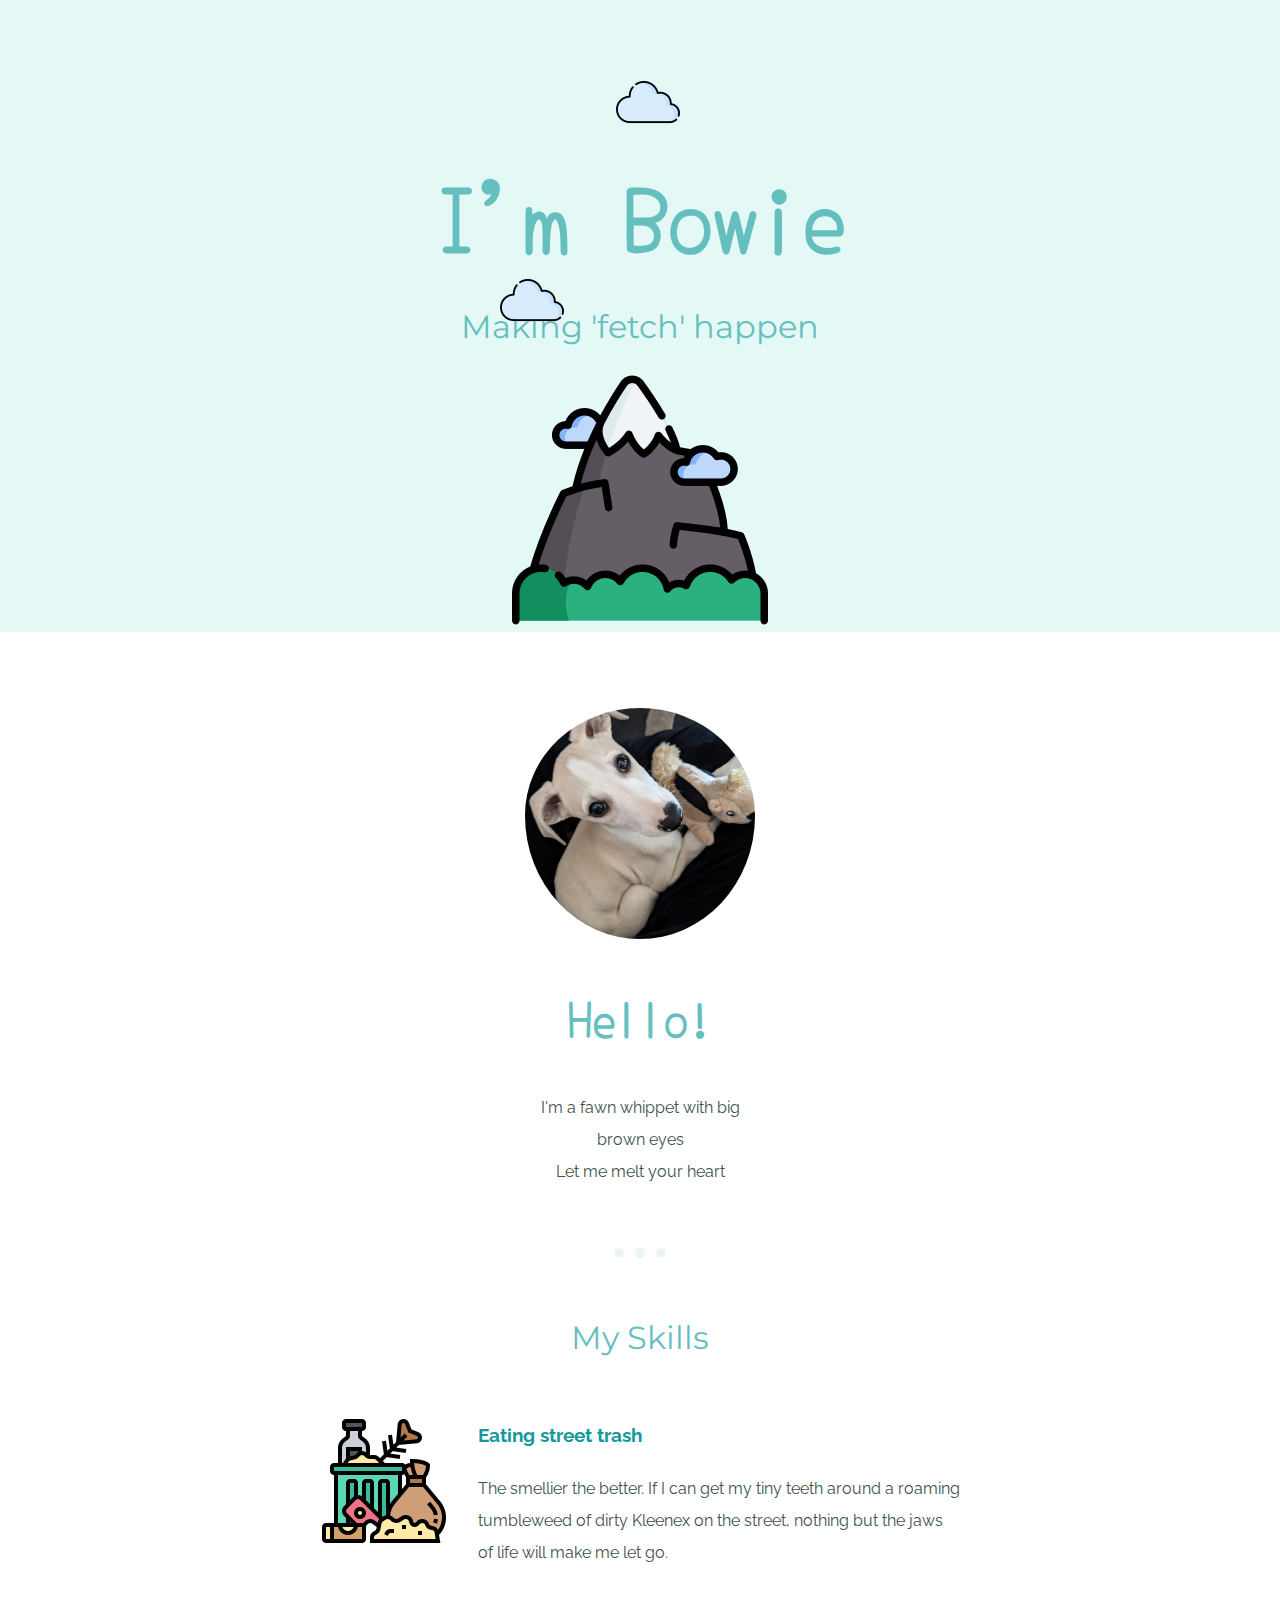
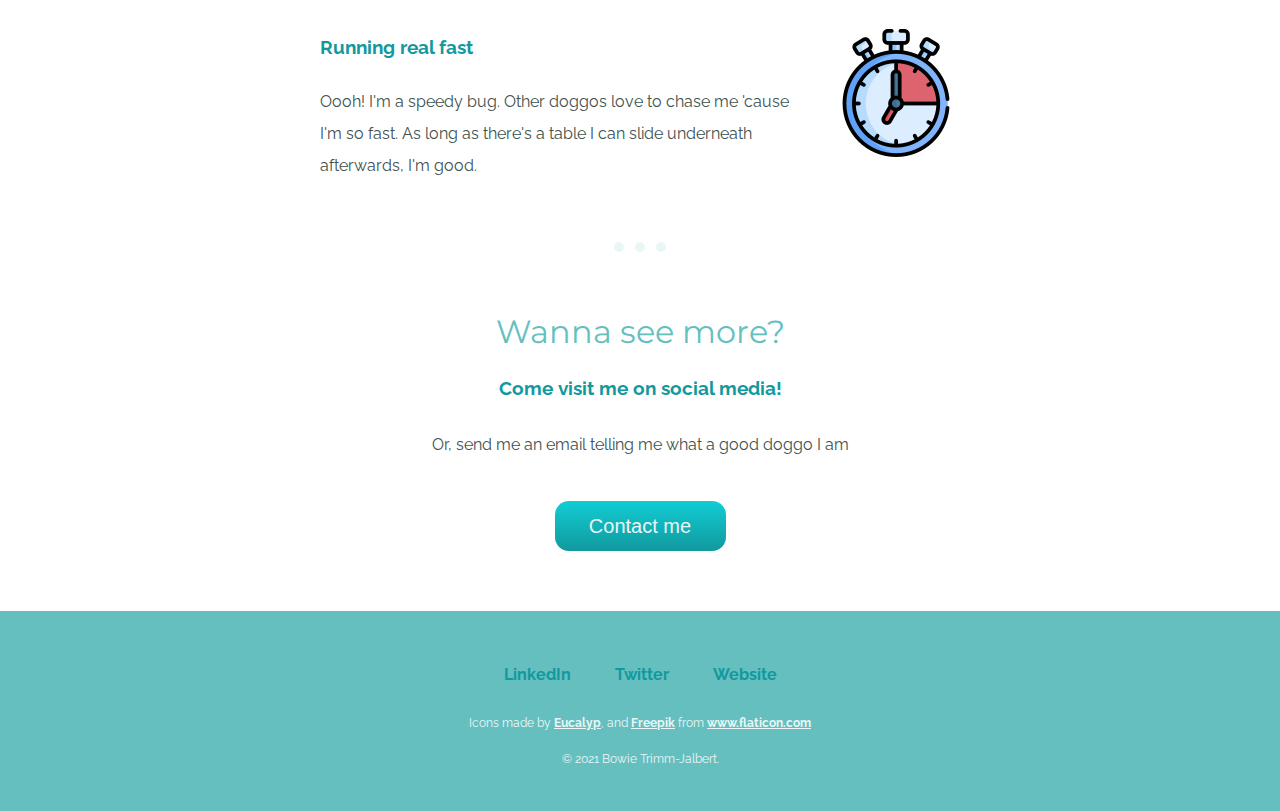
<file: index.html>
<!DOCTYPE html>
<html lang="en" dir="ltr">
  <head>
    <meta charset="utf-8">
    <title>Bowie's fan page</title>
    <link rel="stylesheet" href="css/styles.css">
    <link rel="icon" href="favicon.ico">
    <link href="https://fonts.googleapis.com/css2?family=Montserrat&family=Raleway&family=Shadows+Into+Light&family=Yomogi&display=swap" rel="stylesheet">
  </head>
  <body>
    <div class="top-container">
    <img class="top-cloud" src="images/cloud-computing.png" alt="cloud-img">
      <h1>I'm Bowie</h1>
      <h2>Making 'fetch' happen</h2>
    <img class="bottom-cloud" src="images/cloud-computing.png" alt="cloud-img">
    <img src="images/mountain.png" alt="mountain-img">
</div>
    <div class="middle-container">
      <div class="profile">
        <img class="profile-img" src="images/bowie-face.jpg" alt="bowie-img">
        <h2 class="henlo">Hello!</h2>
        <p class='intro'>I'm a fawn whippet with big brown eyes</p>
        <p class='intro'>Let me melt your heart</p>
      </div>
      <hr>
      <div class="skills">
        <h2>My Skills</h2>
        <div class="skill-row">
          <img class="garbage-img" src="images/garbage.png" alt="garbage-can-img">
          <h3>Eating street trash</h3>
          <p>The smellier the better. If I can get my tiny teeth around a roaming tumbleweed of dirty Kleenex on the street, nothing but the jaws of life will make me let go.</p>
        </div>
        <div class="skill-row">
          <img class="time-img" src="images/time.png" alt="stopwatch-img">
          <h3>Running real fast</h3>
          <p>Oooh! I'm a speedy bug. Other doggos love to chase me 'cause I'm so fast. As long as there's a table I can slide underneath afterwards, I'm good.</p>
        </div>
      </div>
      <hr>
      <div class="contact-me">
        <h2>Wanna see more?</h2>
        <h3>Come visit me on social media!</h3>
        <p class="send-me-an-email">Or, send me an email telling me what a good doggo I am</p>
        <a class="BUTTON_NNF" href="mailto:denise.araujo.trimm@gmail.com">Contact me</a>
        <!-- <button class="btn" href="mailto:denise.araujo.trimm@gmail.com">Good boy!</button> -->
      </div>
    </div>
    
    
    <div class="bottom-container">
      <a class="footer-link" href="https://www.linkedin.com/">LinkedIn</a>
      <a class="footer-link" href="https://twitter.com/">Twitter</a>
      <a class="footer-link" href="https://www.appbrewery.co/">Website</a>
      <p class="copyright-icons">Icons made by <a class='copyright-link' href="https://creativemarket.com/eucalyp" title="Eucalyp">Eucalyp</a>, and <a class='copyright-link' href="https://www.freepik.com" title="Freepik">Freepik</a> from <a class='copyright-link' href="https://www.flaticon.com/" title="Flaticon">www.flaticon.com</a></p>
      <p class="copyright">© 2021 Bowie Trimm-Jalbert.</p>
    </div>
  </div>
  </body>
</html>
</file>
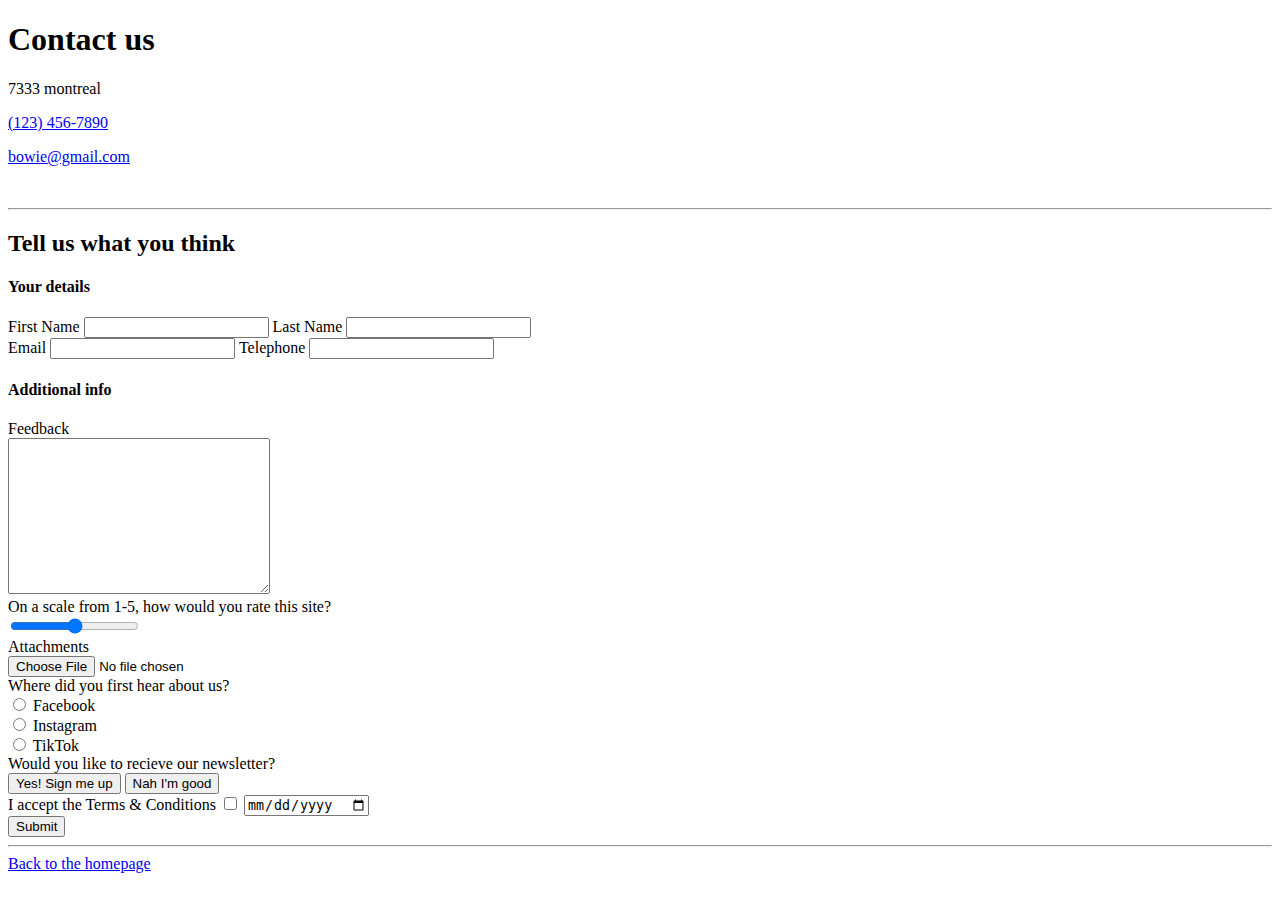
<file: contact.html>
<!DOCTYPE html>
<html lang="en" dir="ltr">

<head>
  <meta charset="utf-8">
  <title>Contact us</title>
</head>

<body>
  <h1>Contact us</h1>
  <p>7333 montreal</p>
  <p><a href="tel:123-456-7890">(123) 456-7890</a></p>
  <p><a href="mailto:dent.other@gmail.com?subject=I%love%Bowie">bowie@gmail.com</a></p>
  <br>
  <hr>
  <h2>Tell us what you think</h2>
  <form enctype="text/plainM" action="mailto" method="post">
    <h4>Your details</h4>
    <label for="">First Name</label>
    <input type="text">
    <label for="">Last Name</label>
    <input type="text" name="" value="">
    <br>
    <label for="">Email</label>
    <input type="email" name="" value="">
    <label for="">Telephone</label>
    <input type="tel" name="" value="">
    <br>
    <h4>Additional info</h4>
    <label for="">Feedback</label>
    <br>
    <textarea name="name" rows="10" cols="30"></textarea>
    <br>
    <label for="">On a scale from 1-5, how would you rate this site?</label>
    <br>
    <input type="range" name="" value="" min="1" max="5" step="1">
    <br>
    <label for="">Attachments</label>
    <br>
    <input type="file" name="" value="">
    <br>
    <label for="">Where did you first hear about us?</label>
    <br>
    <input type="radio" name="heard-about-us" value="checked">
    <label for="facebook">Facebook</label>
    <br>
    <input type="radio" name="heard-about-us" value="">
    <label for="instagram">Instagram</label>
    <br>
    <input type="radio" name="heard-about-us" value="">
    <label for="instagram">TikTok</label>
    <br>
    <label for="">Would you like to recieve our newsletter?</label>
    <br>
    <input type="button" name="" value="Yes! Sign me up">
    <input type="button" name="" value="Nah I'm good">
    <br>
    <label for="">I accept the Terms & Conditions</label>
    <input type="checkbox" name="" value="">
    <input type="date" name="" value="">
    <br>
    <input type="submit" name="" value="Submit">

  </form>

  <hr>
  <a href="index.html">Back to the homepage</a>
</body>

</html>
</file>
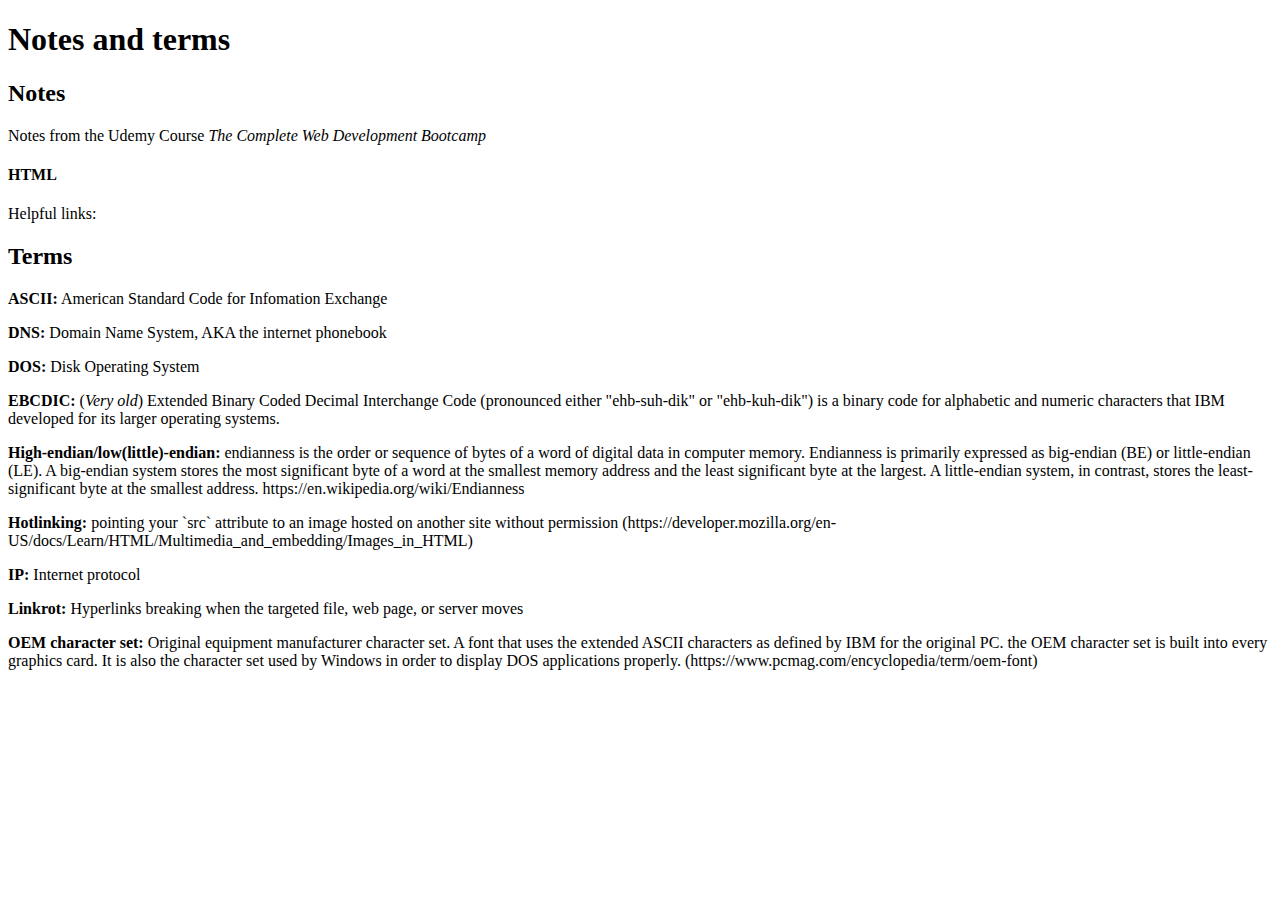
<file: notes-and-terms.html>
<!DOCTYPE html>
<html lang="en" dir="ltr">

<head>
  <meta charset="utf-8">
  <title>Notes and terms</title>
</head>

<body>
  <h1>Notes and terms</h1>

  <h2>Notes</h2>
  <p>Notes from the Udemy Course <i>The Complete Web Development Bootcamp</i></p>

  <h4>HTML</h4>
  <p>Helpful links:</p>

  <h2>Terms</h2>

  <p><b>ASCII:</b> American Standard Code for Infomation Exchange</p>

  <p><b>DNS:</b> Domain Name System, AKA the internet phonebook</p>
  <p><b>DOS:</b> Disk Operating System</p>

  <p><b>EBCDIC:</b> (<i>Very old</i>) Extended Binary Coded Decimal Interchange Code (pronounced either "ehb-suh-dik" or "ehb-kuh-dik") is a binary code for alphabetic and numeric characters that IBM developed for its larger operating systems.</p>

  <p><b>High-endian/low(little)-endian:</b> endianness is the order or sequence of bytes of a word of digital data in computer memory. Endianness is primarily expressed as big-endian (BE) or little-endian (LE). A big-endian system stores the most
    significant byte of a word at the smallest memory address and the least significant byte at the largest. A little-endian system, in contrast, stores the least-significant byte at the smallest address. https://en.wikipedia.org/wiki/Endianness</p>
  <p><b>Hotlinking:</b> pointing your `src` attribute to an image hosted on another site without permission (https://developer.mozilla.org/en-US/docs/Learn/HTML/Multimedia_and_embedding/Images_in_HTML)</p>

  <p><b>IP:</b> Internet protocol</p>

  <p><b>Linkrot:</b> Hyperlinks breaking when the targeted file, web page, or server moves</p>
  <p><b>OEM character set:</b> Original equipment manufacturer character set. A font that uses the extended ASCII characters as defined by IBM for the original PC. the OEM character set is built into every graphics card. It is also the character set used by

    Windows in order to display DOS applications properly. (https://www.pcmag.com/encyclopedia/term/oem-font)</p>

</body>

</html>
</file>
<file: css/styles.css>
a:hover {
  color: #EAF6F6;
}

body {
  margin: 0;
  text-align: center;
  font-family: 'Raleway', sans-serif;
}

.bottom-cloud {
  position: absolute;
  left: 500px;
  bottom: 300px;
}

.bottom-container {
  background-color: #66BFBF;
  padding: 40px;
  line-height: 3;
}

.BUTTON_NNF {
  background: #11CDD4;
  background-image: -webkit-linear-gradient(top, #11CDD4, #11999E);
  background-image: -moz-linear-gradient(top, #11CDD4, #11999E);
  background-image: -ms-linear-gradient(top, #11CDD4, #11999E);
  background-image: -o-linear-gradient(top, #11CDD4, #11999E);
  background-image: -webkit-gradient(to bottom, #11CDD4, #11999E);
  -webkit-border-radius: 14px;
  -moz-border-radius: 14px;
  border-radius: 14px;
  height: 10px;
  line-height: 10px;
  color: #EAF6F6;
  font-family: Arial;
  width: 131px;
  font-size: 20px;
  font-weight: 100;
  padding: 20px;
  border: solid #66BFBF 0;
  text-decoration: none;
  display: inline-block;
  cursor: pointer;
  text-align: center;
}

.BUTTON_NNF:hover {
  border: groove #FFFFFF 0;
  background: #30E3CB;
  background-image: -webkit-linear-gradient(top, #30E3CB, #2BC4AD);
  background-image: -moz-linear-gradient(top, #30E3CB, #2BC4AD);
  background-image: -ms-linear-gradient(top, #30E3CB, #2BC4AD);
  background-image: -o-linear-gradient(top, #30E3CB, #2BC4AD);
  background-image: -webkit-gradient(to bottom, #30E3CB, #2BC4AD);
  -webkit-border-radius: 14px;
  -moz-border-radius: 14px;
  border-radius: 14px;
  text-decoration: none;
}

.contact-me {
  margin: 60px auto;
}

.copyright {
  color: #EAF6F6;
  margin-bottom: 0;
  font-size: .75rem;
}

.copyright-icons {
  color: #EAF6F6;
  font-size: .75rem;
}

.copyright-link {
  color: #EAF6F6;
  font-weight: bold;
}

div {
  margin: 0;
}

.footer-link {
  color: #11999E;
  margin: 10px 20px;
  font-weight: bold;
  text-decoration: none;
}

.garbage-img {
  float: left;
  margin-right: 30px;
}

h1 {
  color: #66BFBF;
  font-family: 'Yomogi', cursive;
  font-size: 5.625rem;
  margin: 50px auto 0 auto;
}

h2 {
  color: #66BFBF;
  font-family: 'Montserrat', sans-serif;
  font-size: 2rem;
  font-weight: normal;
}

h3 {
  color: #11999E;
}

.henlo {
  font-family: 'Yomogi', cursive;
  font-size: 3rem;
  font-weight: bold;

}

hr {
  border: none;
  border-top: 10px dotted #EAF6F6;
  text-align: center;
  width: 4%;
}

.intro{
  width: 19%;
  margin: auto;
}

p {
  color: #40514E;
  line-height: 2;
}

.profile {
  margin: 60px auto;
}

.profile-img {
  border-radius: 50%;
  width: 18%;
  height: auto;
  padding-top: 1rem;
}

.skill-row {
  width: 50%;
  margin: 60px auto;
  text-align: left;
  line-height: 2;
} 

.send-me-an-email {
  margin: 30px auto 40px auto;
}

.skills {
  margin: 60px auto;
}

.top-container {
  margin-bottom: 60px;
}

.time-img {
  float: right;
  margin-left: 30px;
}
.top-cloud {
  position: absolute;
  right: 600px;
  top: 70px;
}

.top-container {
  background-color: #E4F9F5;
  position: relative;
  padding-top: 100px;
}
</file>
